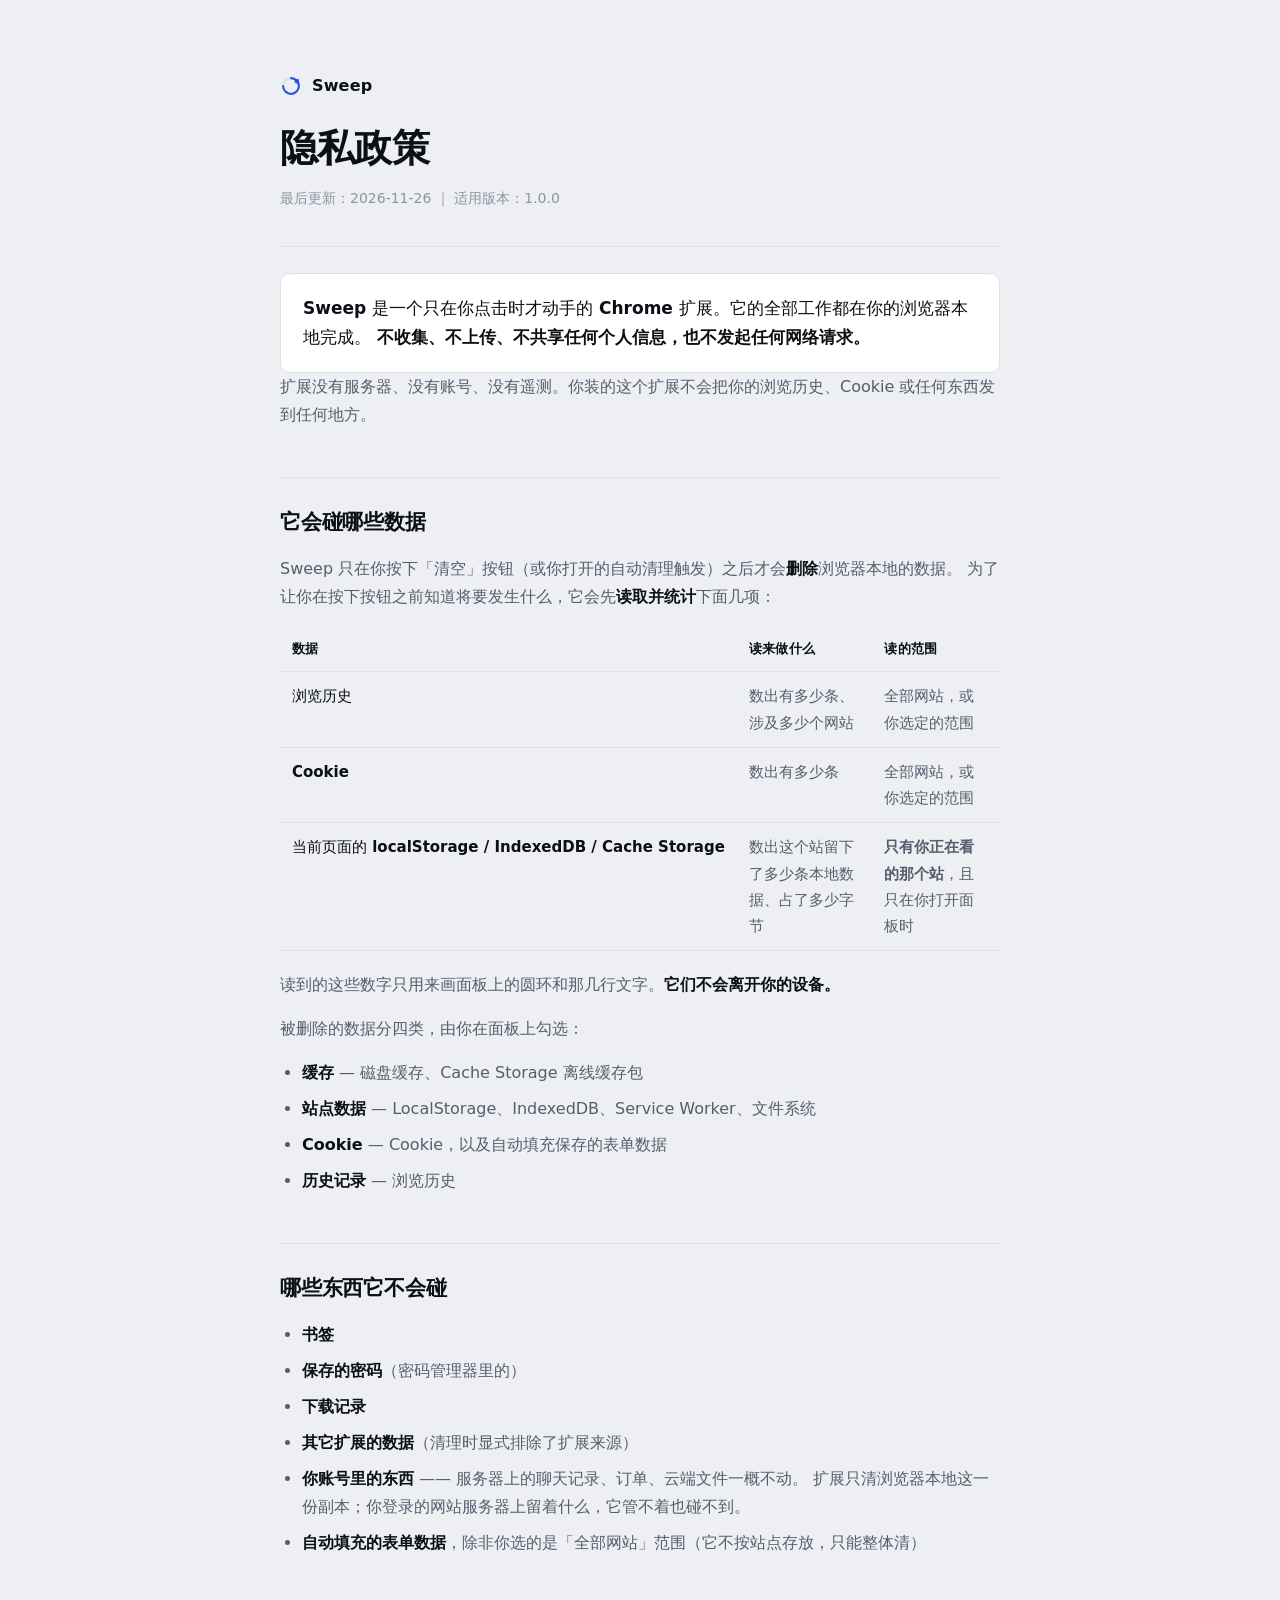
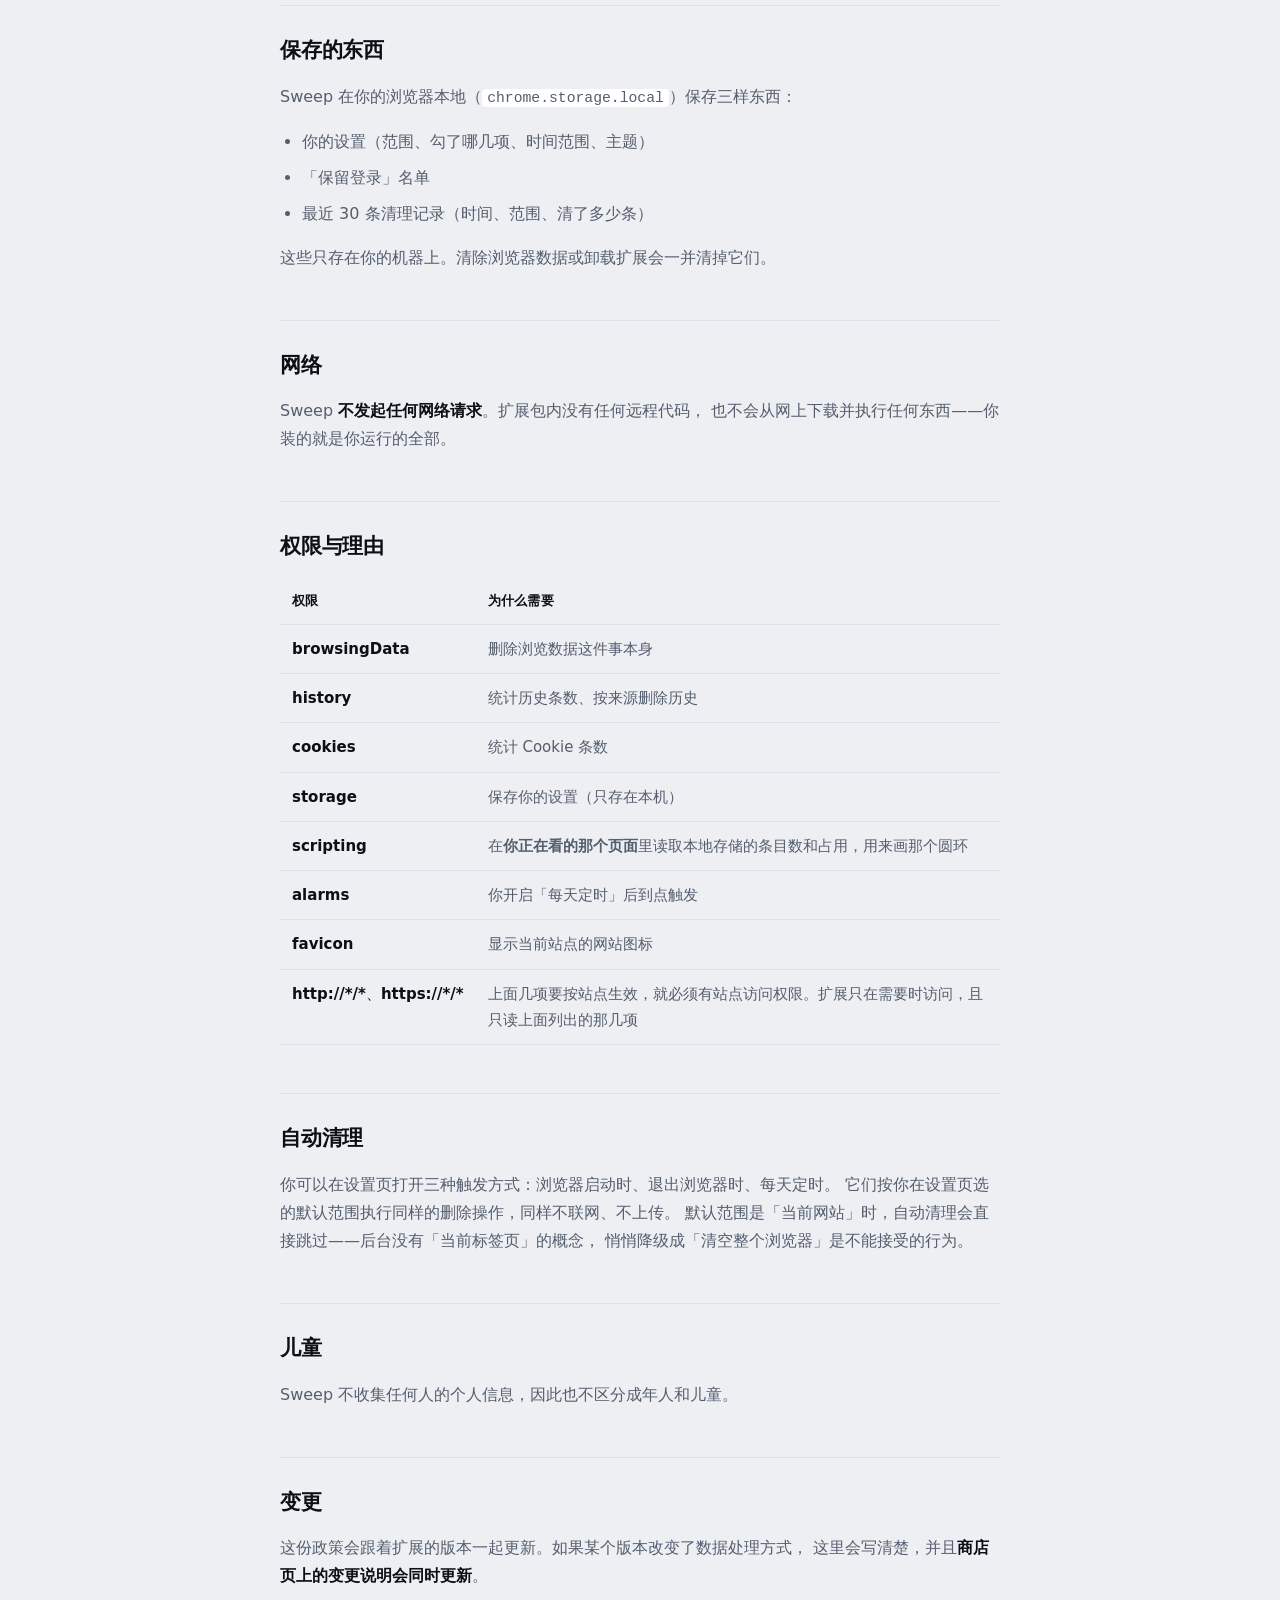
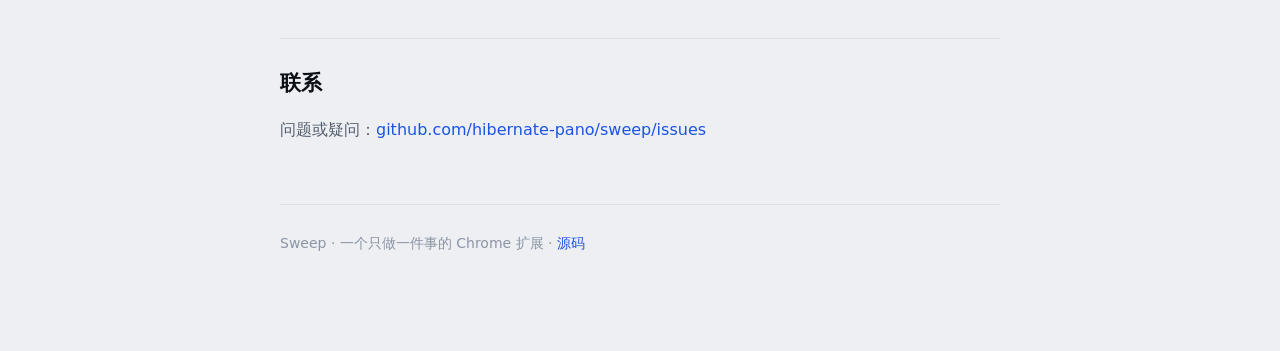
<file: docs/index.html>
<!doctype html>
<html lang="zh-CN">
  <head>
    <meta charset="utf-8" />
    <meta name="viewport" content="width=device-width, initial-scale=1" />
    <meta name="color-scheme" content="light dark" />
    <title>隐私政策 — Sweep</title>
    <meta
      name="description"
      content="Sweep 的隐私政策：不收集、不上传、不共享任何个人信息，不发起任何网络请求。"
    />
    <style>
      :root {
        --paper: #edeff3;
        --sheet: #ffffff;
        --rule: #dce1e8;
        --ink: #0b0f16;
        --ink-2: #545e6e;
        --ink-3: #8b95a4;
        --signal: #1b54e4;
      }
      @media (prefers-color-scheme: dark) {
        :root {
          --paper: #121419;
          --sheet: #1a1d23;
          --rule: #262a32;
          --ink: #edf0f5;
          --ink-2: #98a2b0;
          --ink-3: #6b7482;
          --signal: #6e9bff;
        }
      }
      * { box-sizing: border-box; }
      html { -webkit-text-size-adjust: 100%; }
      body {
        margin: 0;
        padding: 0 20px 96px;
        background: var(--paper);
        color: var(--ink);
        font-family: -apple-system, BlinkMacSystemFont, 'Segoe UI', 'PingFang SC', 'Hiragino Sans GB',
          'Microsoft YaHei', system-ui, sans-serif;
        font-size: 16px;
        line-height: 1.75;
        -webkit-font-smoothing: antialiased;
      }
      main { max-width: 720px; margin: 0 auto; }

      header { padding: 72px 0 36px; border-bottom: 1px solid var(--rule); }
      .brand { display: flex; align-items: center; gap: 10px; margin-bottom: 26px; }
      .mark { width: 22px; height: 22px; overflow: visible; }
      .mark-track { fill: none; stroke: var(--rule); stroke-width: 2.2; }
      .mark-arc { fill: none; stroke: var(--signal); stroke-width: 2.2; stroke-linecap: round; }
      .mark-block { fill: var(--signal); }
      .brand span { font-weight: 600; letter-spacing: 0.01em; }

      h1 { margin: 0; font-size: 38px; line-height: 1.2; font-weight: 660; letter-spacing: -0.02em; }
      .meta { margin: 14px 0 0; color: var(--ink-3); font-size: 14px; }

      h2 {
        margin: 48px 0 14px;
        padding-top: 26px;
        border-top: 1px solid var(--rule);
        font-size: 21px;
        font-weight: 620;
        letter-spacing: -0.01em;
      }
      h3 { margin: 30px 0 10px; font-size: 17px; font-weight: 600; }
      p { margin: 0 0 16px; color: var(--ink-2); }
      p strong { color: var(--ink); font-weight: 600; }
      ul { margin: 0 0 16px; padding-left: 22px; color: var(--ink-2); }
      li { margin-bottom: 8px; }
      li strong { color: var(--ink); font-weight: 600; }

      .lead {
        margin: 26px 0 0;
        padding: 20px 22px;
        border: 1px solid var(--rule);
        border-radius: 10px;
        background: var(--sheet);
        color: var(--ink);
        font-size: 17px;
        font-weight: 560;
        line-height: 1.7;
      }

      table { width: 100%; margin: 6px 0 20px; border-collapse: collapse; font-size: 15px; }
      th, td { padding: 11px 12px; border-bottom: 1px solid var(--rule); text-align: left; vertical-align: top; }
      th { color: var(--ink); font-weight: 600; font-size: 13px; letter-spacing: 0.02em; }
      td { color: var(--ink-2); }
      td:first-child { color: var(--ink); font-weight: 560; white-space: nowrap; }

      code {
        padding: 1px 5px;
        border-radius: 4px;
        background: var(--sheet);
        font-family: ui-monospace, SFMono-Regular, Menlo, monospace;
        font-size: 0.92em;
      }

      a { color: var(--signal); text-decoration: none; }
      a:hover { text-decoration: underline; }

      footer {
        margin-top: 60px;
        padding-top: 26px;
        border-top: 1px solid var(--rule);
        color: var(--ink-3);
        font-size: 14px;
      }
    </style>
  </head>
  <body>
    <main>
      <header>
        <div class="brand">
          <svg class="mark" viewBox="0 0 24 24" aria-hidden="true">
            <circle cx="12" cy="12" r="8.6" class="mark-track" />
            <path d="M12 3.4a8.6 8.6 0 1 1-8.6 8.6" class="mark-arc" />
            <rect x="16.1" y="4.3" width="4.6" height="4.6" rx="1.5" class="mark-block" />
          </svg>
          <span>Sweep</span>
        </div>
        <h1>隐私政策</h1>
        <p class="meta">最后更新：2026-11-26 ｜ 适用版本：1.0.0</p>
      </header>

      <p class="lead">
        Sweep 是一个只在你点击时才动手的 Chrome 扩展。它的全部工作都在你的浏览器本地完成。
        <strong>不收集、不上传、不共享任何个人信息，也不发起任何网络请求。</strong>
      </p>

      <p>
        扩展没有服务器、没有账号、没有遥测。你装的这个扩展不会把你的浏览历史、Cookie
        或任何东西发到任何地方。
      </p>

      <h2>它会碰哪些数据</h2>
      <p>
        Sweep 只在你按下「清空」按钮（或你打开的自动清理触发）之后才会<strong>删除</strong>浏览器本地的数据。
        为了让你在按下按钮之前知道将要发生什么，它会先<strong>读取并统计</strong>下面几项：
      </p>
      <table>
        <thead>
          <tr><th>数据</th><th>读来做什么</th><th>读的范围</th></tr>
        </thead>
        <tbody>
          <tr><td>浏览历史</td><td>数出有多少条、涉及多少个网站</td><td>全部网站，或你选定的范围</td></tr>
          <tr><td>Cookie</td><td>数出有多少条</td><td>全部网站，或你选定的范围</td></tr>
          <tr><td>当前页面的 localStorage / IndexedDB / Cache Storage</td><td>数出这个站留下了多少条本地数据、占了多少字节</td><td><strong>只有你正在看的那个站</strong>，且只在你打开面板时</td></tr>
        </tbody>
      </table>
      <p>
        读到的这些数字只用来画面板上的圆环和那几行文字。<strong>它们不会离开你的设备。</strong>
      </p>
      <p>被删除的数据分四类，由你在面板上勾选：</p>
      <ul>
        <li><strong>缓存</strong> — 磁盘缓存、Cache Storage 离线缓存包</li>
        <li><strong>站点数据</strong> — LocalStorage、IndexedDB、Service Worker、文件系统</li>
        <li><strong>Cookie</strong> — Cookie，以及自动填充保存的表单数据</li>
        <li><strong>历史记录</strong> — 浏览历史</li>
      </ul>

      <h2>哪些东西它不会碰</h2>
      <ul>
        <li><strong>书签</strong></li>
        <li><strong>保存的密码</strong>（密码管理器里的）</li>
        <li><strong>下载记录</strong></li>
        <li><strong>其它扩展的数据</strong>（清理时显式排除了扩展来源）</li>
        <li>
          <strong>你账号里的东西</strong> —— 服务器上的聊天记录、订单、云端文件一概不动。
          扩展只清浏览器本地这一份副本；你登录的网站服务器上留着什么，它管不着也碰不到。
        </li>
        <li><strong>自动填充的表单数据</strong>，除非你选的是「全部网站」范围（它不按站点存放，只能整体清）</li>
      </ul>

      <h2>保存的东西</h2>
      <p>Sweep 在你的浏览器本地（<code>chrome.storage.local</code>）保存三样东西：</p>
      <ul>
        <li>你的设置（范围、勾了哪几项、时间范围、主题）</li>
        <li>「保留登录」名单</li>
        <li>最近 30 条清理记录（时间、范围、清了多少条）</li>
      </ul>
      <p>这些只存在你的机器上。清除浏览器数据或卸载扩展会一并清掉它们。</p>

      <h2>网络</h2>
      <p>
        Sweep <strong>不发起任何网络请求</strong>。扩展包内没有任何远程代码，
        也不会从网上下载并执行任何东西——你装的就是你运行的全部。
      </p>

      <h2>权限与理由</h2>
      <table>
        <thead>
          <tr><th>权限</th><th>为什么需要</th></tr>
        </thead>
        <tbody>
          <tr><td>browsingData</td><td>删除浏览数据这件事本身</td></tr>
          <tr><td>history</td><td>统计历史条数、按来源删除历史</td></tr>
          <tr><td>cookies</td><td>统计 Cookie 条数</td></tr>
          <tr><td>storage</td><td>保存你的设置（只存在本机）</td></tr>
          <tr><td>scripting</td><td>在<strong>你正在看的那个页面</strong>里读取本地存储的条目数和占用，用来画那个圆环</td></tr>
          <tr><td>alarms</td><td>你开启「每天定时」后到点触发</td></tr>
          <tr><td>favicon</td><td>显示当前站点的网站图标</td></tr>
          <tr><td>http://*/*、https://*/*</td><td>上面几项要按站点生效，就必须有站点访问权限。扩展只在需要时访问，且只读上面列出的那几项</td></tr>
        </tbody>
      </table>

      <h2>自动清理</h2>
      <p>
        你可以在设置页打开三种触发方式：浏览器启动时、退出浏览器时、每天定时。
        它们按你在设置页选的默认范围执行同样的删除操作，同样不联网、不上传。
        默认范围是「当前网站」时，自动清理会直接跳过——后台没有「当前标签页」的概念，
        悄悄降级成「清空整个浏览器」是不能接受的行为。
      </p>

      <h2>儿童</h2>
      <p>Sweep 不收集任何人的个人信息，因此也不区分成年人和儿童。</p>

      <h2>变更</h2>
      <p>
        这份政策会跟着扩展的版本一起更新。如果某个版本改变了数据处理方式，
        这里会写清楚，并且<strong>商店页上的变更说明会同时更新</strong>。
      </p>

      <h2>联系</h2>
      <p>问题或疑问：<a href="https://github.com/hibernate-pano/sweep/issues">github.com/hibernate-pano/sweep/issues</a></p>

      <footer>
        Sweep · 一个只做一件事的 Chrome 扩展 ·
        <a href="https://github.com/hibernate-pano/sweep">源码</a>
      </footer>
    </main>
  </body>
</html>
</file>
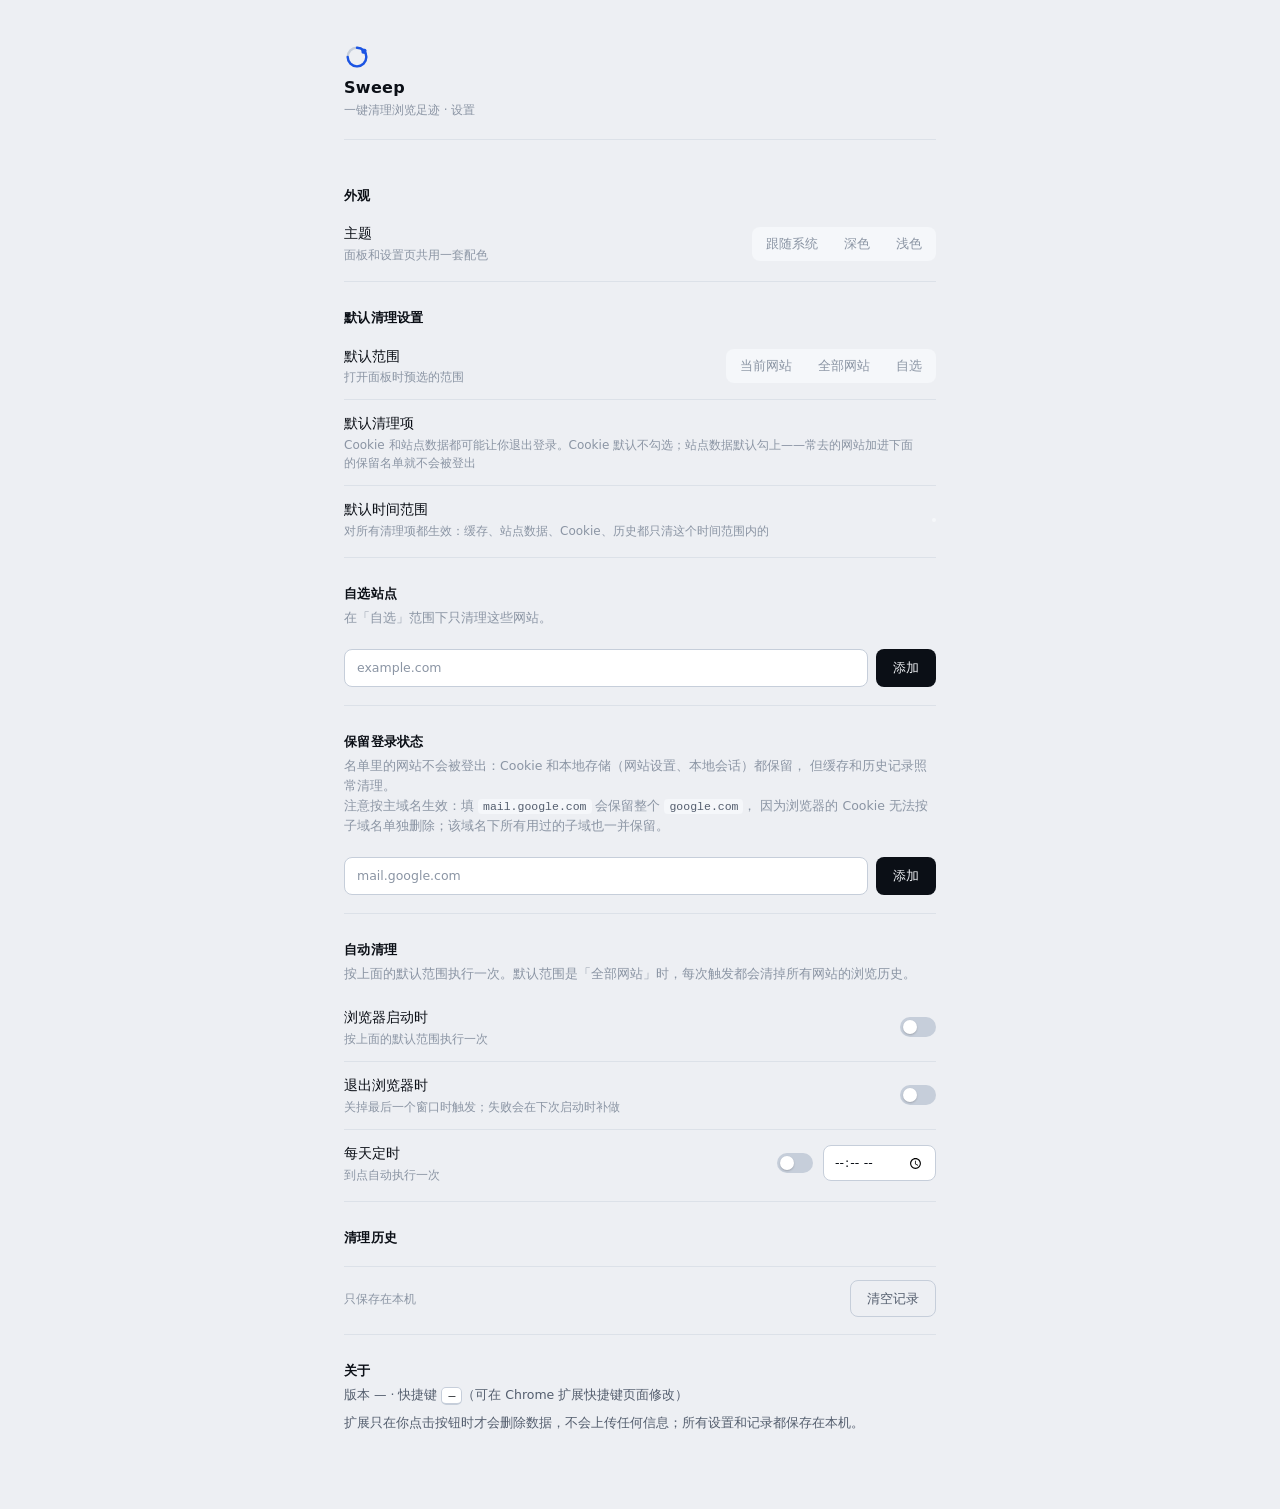
<file: options/options.html>
<!doctype html>
<html lang="zh-CN">
  <head>
    <meta charset="utf-8" />
    <meta name="color-scheme" content="dark light" />
    <title>Sweep · 设置</title>
    <link rel="stylesheet" href="options.css" />
  </head>
  <body>
    <div class="page">
      <header class="head">
        <div class="brand">
          <svg class="mark" viewBox="0 0 24 24" aria-hidden="true">
            <circle cx="12" cy="12" r="8.6" class="mark-track" />
            <path d="M12 3.4a8.6 8.6 0 1 1-8.6 8.6" class="mark-arc" />
            <rect x="16.1" y="4.3" width="4.6" height="4.6" rx="1.5" class="mark-block" />
          </svg>
          <div>
            <h1>Sweep</h1>
            <p class="sub">一键清理浏览足迹 · 设置</p>
          </div>
        </div>
      </header>

      <section class="card">
        <h2>外观</h2>
        <div class="row">
          <div class="row-label">
            主题
            <span class="hint">面板和设置页共用一套配色</span>
          </div>
          <div class="seg" id="theme-seg" role="radiogroup" aria-label="主题">
            <button type="button" data-theme="system" role="radio">跟随系统</button>
            <button type="button" data-theme="dark" role="radio">深色</button>
            <button type="button" data-theme="light" role="radio">浅色</button>
          </div>
        </div>
      </section>

      <section class="card">
        <h2>默认清理设置</h2>
        <div class="row">
          <div class="row-label">
            默认范围
            <span class="hint">打开面板时预选的范围</span>
          </div>
          <div class="seg" id="scope-seg" role="radiogroup" aria-label="默认范围">
            <button type="button" data-scope="current" role="radio">当前网站</button>
            <button type="button" data-scope="all" role="radio">全部网站</button>
            <button type="button" data-scope="custom" role="radio">自选</button>
          </div>
        </div>

        <div class="row">
          <div class="row-label">
            默认清理项
            <span class="hint">Cookie 和站点数据都可能让你退出登录。Cookie 默认不勾选；站点数据默认勾上——常去的网站加进下面的保留名单就不会被登出</span>
          </div>
          <div class="chips" id="item-chips" role="group" aria-label="默认清理项"></div>
        </div>

        <div class="row">
          <div class="row-label">
            默认时间范围
            <span class="hint">对所有清理项都生效：缓存、站点数据、Cookie、历史都只清这个时间范围内的</span>
          </div>
          <div class="seg" id="since-seg" role="radiogroup" aria-label="默认时间范围"></div>
        </div>
      </section>

      <section class="card">
        <h2>自选站点</h2>
        <p class="card-sub">在「自选」范围下只清理这些网站。</p>
        <div class="row" id="recent-row" hidden>
          <div class="row-label">
            最近访问
            <span class="hint">最近 7 天去过的站，点一下加进名单</span>
          </div>
          <div class="chips" id="recent-chips"></div>
        </div>
        <div class="tag-list" id="custom-list"></div>
        <form class="add-row" id="custom-form">
          <input type="text" id="custom-input" placeholder="example.com" autocomplete="off" />
          <button type="submit" class="btn">添加</button>
        </form>
      </section>

      <section class="card">
        <h2>保留登录状态</h2>
        <p class="card-sub">
          名单里的网站不会被登出：Cookie 和本地存储（网站设置、本地会话）都保留，
          但缓存和历史记录照常清理。<br />
          注意按主域名生效：填 <code>mail.google.com</code> 会保留整个 <code>google.com</code>，
          因为浏览器的 Cookie 无法按子域名单独删除；该域名下所有用过的子域也一并保留。
        </p>
        <div class="tag-list" id="keep-list"></div>
        <form class="add-row" id="keep-form">
          <input type="text" id="keep-input" placeholder="mail.google.com" autocomplete="off" />
          <button type="submit" class="btn">添加</button>
        </form>
      </section>

      <section class="card">
        <h2>自动清理</h2>
        <p class="card-sub" id="auto-hint">
          按上面的默认范围执行一次。默认范围是「全部网站」时，每次触发都会清掉所有网站的浏览历史。
        </p>
        <div class="row">
          <div class="row-label">
            浏览器启动时
            <span class="hint">按上面的默认范围执行一次</span>
          </div>
          <label class="switch">
            <input type="checkbox" id="auto-startup" />
            <span></span>
          </label>
        </div>
        <div class="row">
          <div class="row-label">
            退出浏览器时
            <span class="hint">关掉最后一个窗口时触发；失败会在下次启动时补做</span>
          </div>
          <label class="switch">
            <input type="checkbox" id="auto-exit" />
            <span></span>
          </label>
        </div>
        <div class="row">
          <div class="row-label">
            每天定时
            <span class="hint">到点自动执行一次</span>
          </div>
          <div class="switch-group">
            <label class="switch">
              <input type="checkbox" id="auto-daily" />
              <span></span>
            </label>
            <input type="time" id="auto-daily-time" class="time-input" />
          </div>
        </div>
      </section>

      <section class="card">
        <h2>清理历史</h2>
        <div class="history" id="history"></div>
        <div class="row">
          <div class="row-label"><span class="hint">只保存在本机</span></div>
          <button type="button" class="btn btn-ghost" id="clear-history">清空记录</button>
        </div>
      </section>

      <section class="card">
        <h2>关于</h2>
        <div class="about">
          <p>
            版本 <span id="version">—</span> · 快捷键
            <kbd id="shortcut">—</kbd>（可在 Chrome 扩展快捷键页面修改）
          </p>
          <p class="hint">
            扩展只在你点击按钮时才会删除数据，不会上传任何信息；所有设置和记录都保存在本机。
          </p>
        </div>
      </section>
    </div>

    <script type="module" src="options.js"></script>
  </body>
</html>
</file>
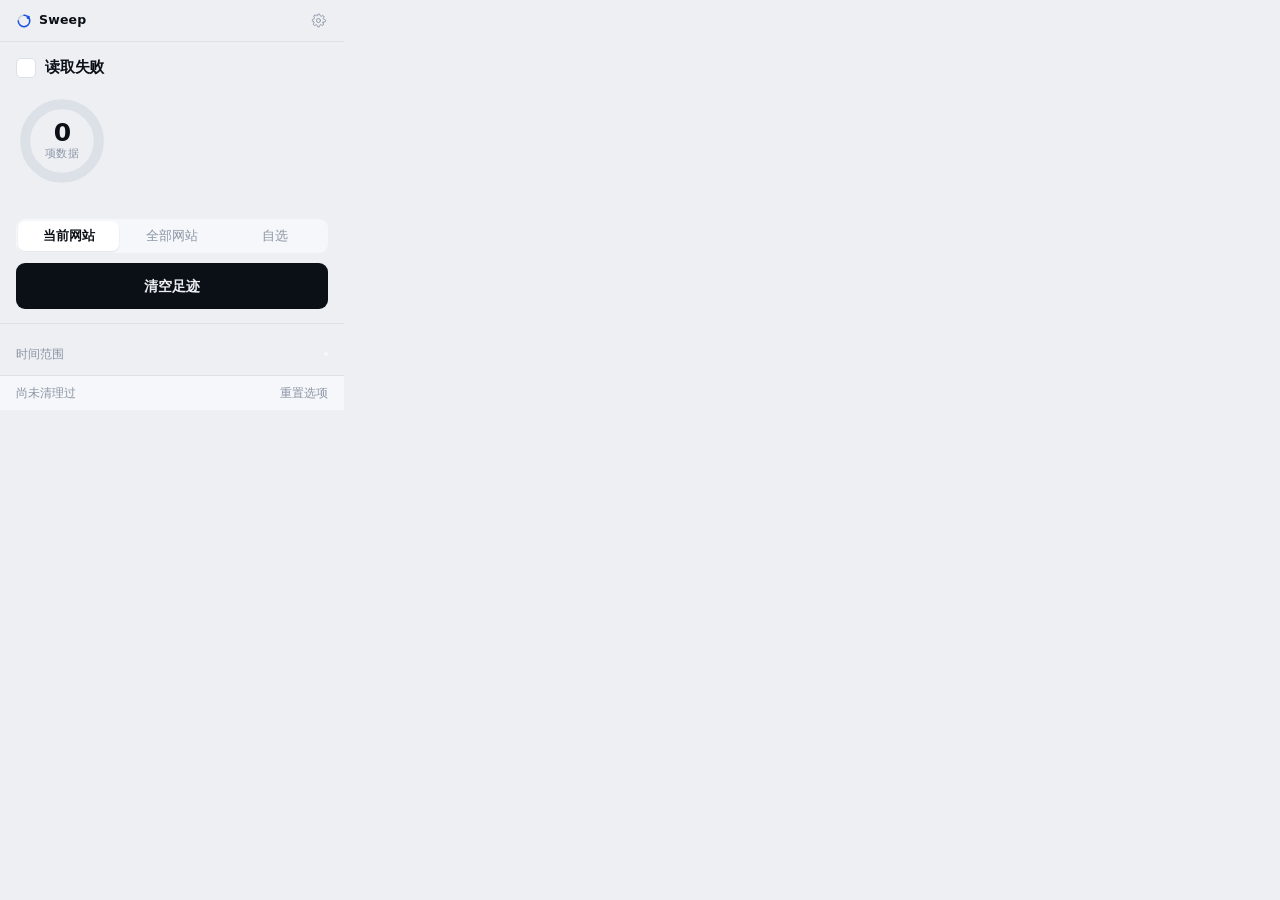
<file: src/popup.html>
<!doctype html>
<html lang="zh-CN">
  <head>
    <meta charset="utf-8" />
    <meta name="color-scheme" content="dark light" />
    <title>Sweep</title>
    <link rel="stylesheet" href="popup.css" />
  </head>
  <body>
    <div class="panel">
      <header class="bar">
        <div class="identity">
          <svg class="mark" viewBox="0 0 24 24" aria-hidden="true">
            <circle cx="12" cy="12" r="8.6" class="mark-track" />
            <path d="M12 3.4a8.6 8.6 0 1 1-8.6 8.6" class="mark-arc" />
            <rect x="16.1" y="4.3" width="4.6" height="4.6" rx="1.5" class="mark-block" />
          </svg>
          <span class="wordmark">Sweep</span>
        </div>
        <button id="btn-options" class="icon-btn" type="button" title="设置" aria-label="打开设置">
          <svg viewBox="0 0 24 24" aria-hidden="true">
            <circle cx="12" cy="12" r="3.2" />
            <path
              d="M19.1 14.6a1.6 1.6 0 0 0 .32 1.76l.06.06a1.95 1.95 0 1 1-2.76 2.76l-.06-.06a1.6 1.6 0 0 0-1.76-.32 1.6 1.6 0 0 0-.97 1.47v.17a1.95 1.95 0 1 1-3.9 0v-.09a1.6 1.6 0 0 0-1.05-1.47 1.6 1.6 0 0 0-1.76.32l-.06.06a1.95 1.95 0 1 1-2.76-2.76l.06-.06a1.6 1.6 0 0 0 .32-1.76 1.6 1.6 0 0 0-1.47-.97H3.9a1.95 1.95 0 1 1 0-3.9h.09A1.6 1.6 0 0 0 5.46 8.4a1.6 1.6 0 0 0-.32-1.76l-.06-.06a1.95 1.95 0 1 1 2.76-2.76l.06.06a1.6 1.6 0 0 0 1.76.32h.08a1.6 1.6 0 0 0 .97-1.47V3.6a1.95 1.95 0 1 1 3.9 0v.09a1.6 1.6 0 0 0 .97 1.47 1.6 1.6 0 0 0 1.76-.32l.06-.06a1.95 1.95 0 1 1 2.76 2.76l-.06.06a1.6 1.6 0 0 0-.32 1.76v.08a1.6 1.6 0 0 0 1.47.97h.17a1.95 1.95 0 1 1 0 3.9h-.09a1.6 1.6 0 0 0-1.47.97Z"
            />
          </svg>
        </button>
      </header>

      <main>
        <!-- 目标：这个网站留下了多少东西 -->
        <section class="subject">
          <div class="subject-line" id="subject-line">
            <span class="favicon" id="favicon">
              <img id="favicon-img" alt="" hidden />
              <span id="avatar"></span>
            </span>
            <span class="host" id="site-host">正在读取…</span>
            <span class="size" id="site-size"></span>
          </div>

          <div class="meter" id="meter">
            <div class="ring-wrap">
              <svg class="ring" viewBox="0 0 100 100" aria-hidden="true">
                <circle class="ring-track" cx="50" cy="50" r="40" />
                <g id="ring-segments"></g>
              </svg>
              <div class="ring-core" id="ring-core">
                <span class="core-value" id="core-value">0</span>
                <span class="core-label" id="core-label">项数据</span>
              </div>
            </div>
            <ul class="legend" id="legend"></ul>
          </div>

          <p class="subject-note" id="subject-note" hidden></p>
          <p class="sr-only" id="live-status" role="status" aria-live="polite"></p>
        </section>

        <!-- 动作 -->
        <section class="action">
          <div class="scope" id="scope" role="radiogroup" aria-label="清理范围">
            <button type="button" data-scope="current" role="radio" aria-checked="true">当前网站</button>
            <button type="button" data-scope="all" role="radio" aria-checked="false">全部网站</button>
            <button type="button" data-scope="custom" role="radio" aria-checked="false">自选</button>
          </div>
          <button class="cta" id="btn-clean" type="button">
            <span class="cta-fill" id="cta-fill"></span>
            <span class="cta-label" id="cta-label">清空足迹</span>
          </button>
        </section>

        <!-- 清理项 -->
        <section class="options">
          <div class="toggles" id="chips" role="group" aria-label="清理项目"></div>
          <p class="keep-note" id="keep-note" hidden></p>
          <div class="window" id="window" title="按时间过滤：缓存、站点数据、Cookie、历史都只清理这个时间范围内的。">
            <span class="window-label">时间范围</span>
            <div class="window-opts" id="range-opts" role="radiogroup" aria-label="时间范围"></div>
          </div>
          <div class="custom" id="custom-list" hidden></div>
        </section>
      </main>

      <footer class="foot">
        <span id="last-run">尚未清理过</span>
        <button class="link" id="btn-reset" type="button">重置选项</button>
      </footer>
    </div>

    <script type="module" src="popup.js"></script>
  </body>
</html>
</file>
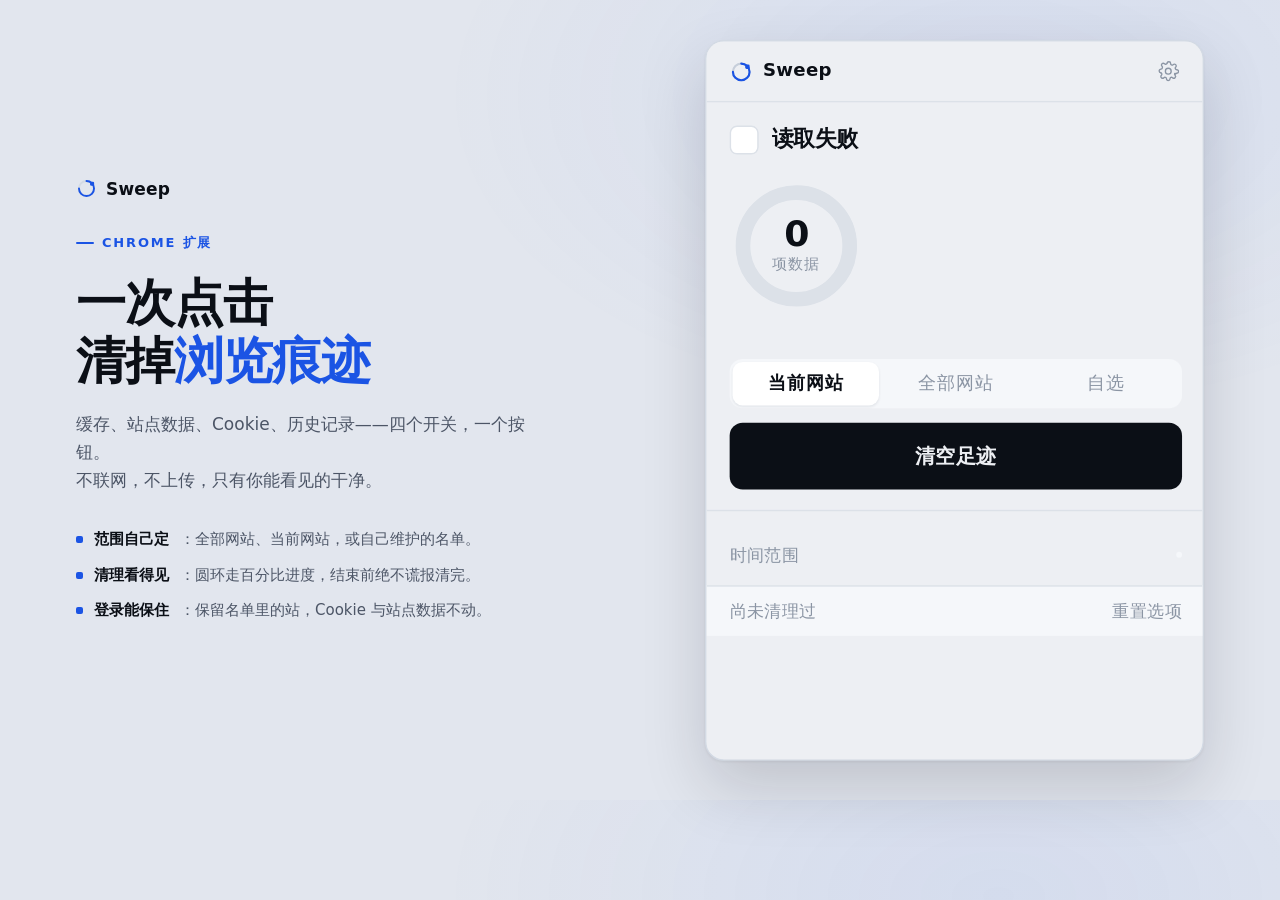
<file: store/shots/shot.html>
<!doctype html>
<html lang="zh-CN">
  <head>
    <meta charset="utf-8" />
    <title>商店截图</title>
    <style>
      :root {
        --paper: #edeff3;
        --page: #e2e6ee;
        --sheet: #ffffff;
        --rule: #d3dae4;
        --ink: #0b0f16;
        --ink-2: #4c5566;
        --ink-3: #838d9c;
        --signal: #1b54e4;
      }
      * { box-sizing: border-box; }
      :root { --frame-h: 497px; --scale: 1.45; }
      :root[data-dark='1'] {
        --page: #0e1014;
        --rule: #2a2f38;
        --ink: #edf0f5;
        --ink-2: #98a2b0;
        --ink-3: #6b7482;
        --signal: #6e9bff;
      }
      html, body { margin: 0; padding: 0; }
      body {
        width: 1280px;
        height: 800px;
        overflow: hidden;
        background:
          radial-gradient(900px 520px at 78% 12%, rgba(27, 84, 228, 0.07), transparent 62%),
          var(--page);
        color: var(--ink);
        font-family: -apple-system, BlinkMacSystemFont, 'Segoe UI', 'PingFang SC', 'Hiragino Sans GB',
          'Microsoft YaHei', system-ui, sans-serif;
        -webkit-font-smoothing: antialiased;
      }

      .stage {
        display: flex;
        align-items: center;
        gap: 78px;
        height: 800px;
        padding: 0 76px;
      }

      .copy { flex: 1; min-width: 0; }

      .brand { display: flex; align-items: center; gap: 9px; margin-bottom: 30px; }
      .brand svg { width: 21px; height: 21px; overflow: visible; }
      .mark-track { fill: none; stroke: var(--rule); stroke-width: 2.2; }
      .mark-arc { fill: none; stroke: var(--signal); stroke-width: 2.2; stroke-linecap: round; }
      .mark-block { fill: var(--signal); }
      .brand b { font-size: 17px; font-weight: 620; letter-spacing: 0.01em; }

      .eyebrow {
        display: inline-flex;
        align-items: center;
        gap: 8px;
        font-size: 13px;
        font-weight: 600;
        letter-spacing: 0.14em;
        color: var(--signal);
      }
      .eyebrow::before {
        content: '';
        width: 18px;
        height: 2px;
        border-radius: 1px;
        background: var(--signal);
      }

      h1 {
        margin: 22px 0 0;
        font-size: 50px;
        line-height: 1.16;
        font-weight: 660;
        letter-spacing: -0.02em;
      }
      h1 em {
        font-style: normal;
        color: var(--signal);
      }

      .lede {
        margin: 20px 0 0;
        max-width: 480px;
        font-size: 17px;
        line-height: 1.65;
        color: var(--ink-2);
      }

      ul.points {
        margin: 34px 0 0;
        padding: 0;
        list-style: none;
        display: grid;
        gap: 13px;
      }
      ul.points li {
        display: flex;
        align-items: flex-start;
        gap: 11px;
        font-size: 15px;
        line-height: 1.5;
        color: var(--ink-2);
      }
      ul.points li::before {
        content: '';
        flex: none;
        width: 7px;
        height: 7px;
        margin-top: 8px;
        border-radius: 2px;
        background: var(--signal);
      }
      ul.points b { color: var(--ink); font-weight: 600; }

      /* 弹窗本体：等比放大后放进一个卡片里 */
      .shot { flex: none; }
      .shot-inner {
        width: calc(344px * var(--scale));
        height: calc(var(--frame-h) * var(--scale));
      }
      .frame {
        width: 344px;
        height: var(--frame-h);
        overflow: hidden;
        border-radius: 13px;
        border: 1px solid var(--rule);
        background: var(--paper);
        box-shadow:
          0 1px 2px rgba(11, 15, 22, 0.06),
          0 18px 44px rgba(11, 15, 22, 0.16);
        transform: scale(var(--scale));
        transform-origin: top left;
      }
      .frame iframe {
        width: 344px;
        height: var(--frame-h);
        border: 0;
        display: block;
      }
    </style>
    <script>
      // 必须在 iframe 加载前写好状态：预览用的假 chrome API 从 sessionStorage 读设置。
      (() => {
        const q = new URLSearchParams(location.search);
        const theme = q.get('theme') || 'light';
        const scope = q.get('scope') || 'all';
        const KEY = '__preview_storage__';
        let cur = {};
        try { cur = JSON.parse(sessionStorage.getItem(KEY) || '{}'); } catch { cur = {}; }
        cur.settings = {
          theme,
          scope,
          items: { cache: true, siteData: true, cookies: false, history: true },
          since: 'all',
          customOrigins: ['https://news.ycombinator.com'],
          keepLogin: ['mail.google.com'],
          auto: { onStartup: false, onExit: false, daily: false, dailyTime: '23:30' },
        };
        cur.cleanHistory = [
          { ts: Date.now() - 3600_000, scope: 'current', freed: 4_812_000, historyRemoved: 12 },
          { ts: Date.now() - 86_400_000, scope: 'all', freed: null, historyRemoved: 1843 },
        ];
        try { sessionStorage.setItem(KEY, JSON.stringify(cur)); } catch {}
      })();
    </script>
  </head>
  <body>
    <div class="stage">
      <div class="copy" data-variant="all">
        <div class="brand">
          <svg viewBox="0 0 24 24" aria-hidden="true">
            <circle cx="12" cy="12" r="8.6" class="mark-track" />
            <path d="M12 3.4a8.6 8.6 0 1 1-8.6 8.6" class="mark-arc" />
            <rect x="16.1" y="4.3" width="4.6" height="4.6" rx="1.5" class="mark-block" />
          </svg>
          <b>Sweep</b>
        </div>
        <span class="eyebrow">CHROME 扩展</span>
        <h1>一次点击<br />清掉<em>浏览痕迹</em></h1>
        <p class="lede">
          缓存、站点数据、Cookie、历史记录——四个开关，一个按钮。<br />
          不联网，不上传，只有你能看见的干净。
        </p>
        <ul class="points">
          <li><b>范围自己定</b>：全部网站、当前网站，或自己维护的名单。</li>
          <li><b>清理看得见</b>：圆环走百分比进度，结束前绝不谎报清完。</li>
          <li><b>登录能保住</b>：保留名单里的站，Cookie 与站点数据不动。</li>
        </ul>
      </div>
      <div class="copy" data-variant="current" hidden>
        <div class="brand">
          <svg viewBox="0 0 24 24" aria-hidden="true">
            <circle cx="12" cy="12" r="8.6" class="mark-track" />
            <path d="M12 3.4a8.6 8.6 0 1 1-8.6 8.6" class="mark-arc" />
            <rect x="16.1" y="4.3" width="4.6" height="4.6" rx="1.5" class="mark-block" />
          </svg>
          <b>Sweep</b>
        </div>
        <span class="eyebrow">当前网站</span>
        <h1>这个站<br />留下了<em>什么</em></h1>
        <p class="lede">
          打开面板就能看到：这个站存了多少条本地数据、<br />
          占了几 MB，分别在哪些地方。
        </p>
        <ul class="points">
          <li><b>本地存储</b>——偏好设置、草稿，还有很多站的登录令牌。</li>
          <li><b>数据库</b>——离线内容、消息缓存，体积最大的一块。</li>
          <li><b>离线缓存</b>——Service Worker 存下来的离线包。</li>
        </ul>
      </div>
      <div class="shot">
        <div class="shot-inner">
          <div class="frame"><iframe src="/src/popup.html?tab=https://github.com/anthropics/claude-code" title="Sweep" scrolling="no"></iframe></div>
        </div>
      </div>
    </div>
    <script>
      // 文案跟着场景换：两个场景讲两件事。
      // 这段必须等 DOM 建好——head 里的脚本这时还找不到 .copy。
      (() => {
        const params = new URLSearchParams(location.search);
        if (params.get('theme') === 'dark') document.documentElement.dataset.dark = '1';
        const variant = params.get('copy') || 'all';
        document.querySelectorAll('.copy').forEach((el) => {
          el.hidden = el.dataset.variant !== variant;
        });
        // 面板高度随范围变（「当前网站」多一行站点信息）。
        // 照着实际高度定画布，两种场景的卡片一样高，截图摆在一起才齐。
        const root = document.documentElement.style;
        if (variant === 'current') {
          root.setProperty('--frame-h', '534px');
          root.setProperty('--scale', '1.35');
        } else {
          root.setProperty('--frame-h', '497px');
          root.setProperty('--scale', '1.45');
        }
      })();
    </script>
  </body>
</html>
</file>
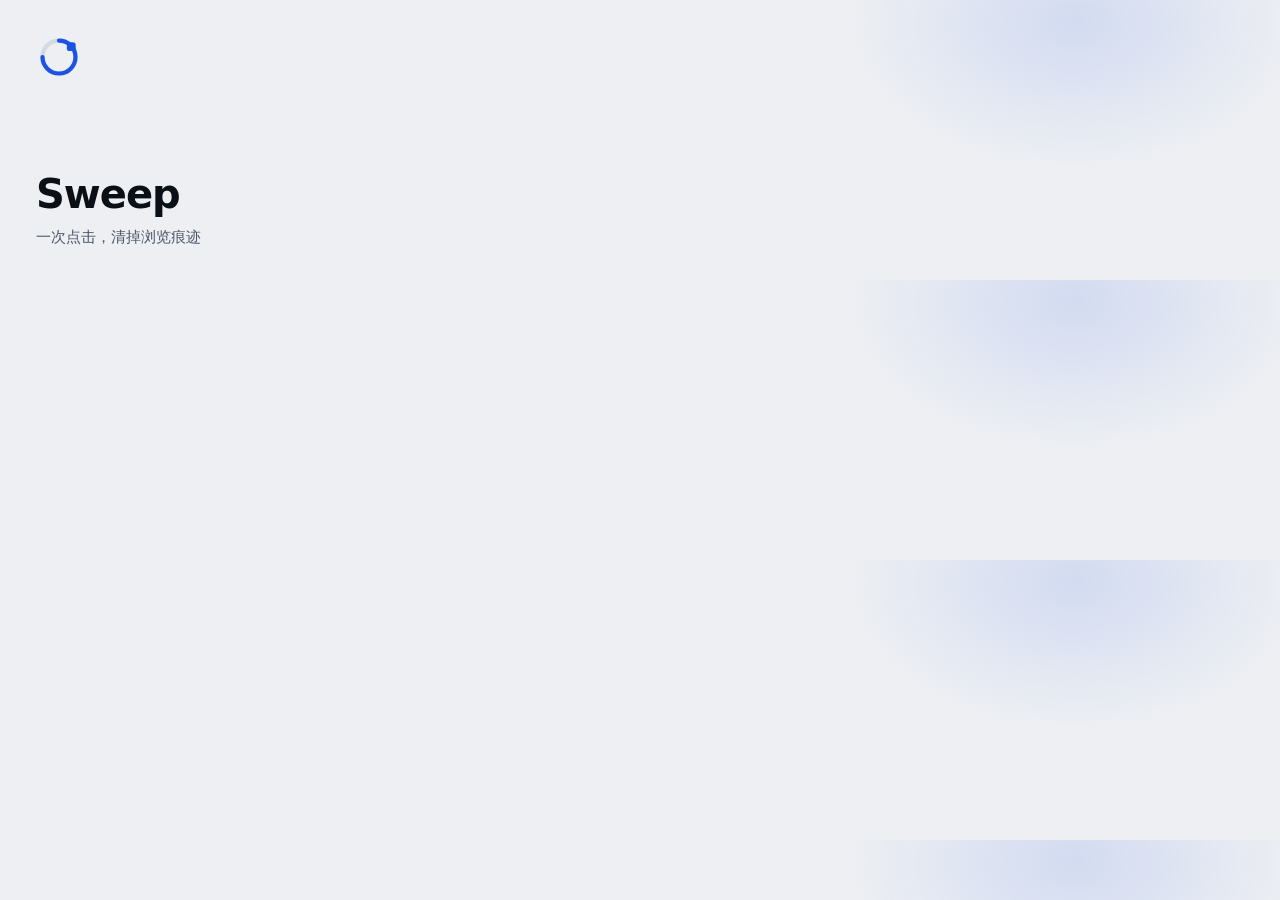
<file: store/shots/tile.html>
<!doctype html>
<html lang="zh-CN">
  <head>
    <meta charset="utf-8" />
    <title>商店小宣传图</title>
    <style>
      :root {
        --paper: #edeff3;
        --rule: #d3dae4;
        --ink: #0b0f16;
        --ink-2: #4c5566;
        --signal: #1b54e4;
      }
      :root[data-dark='1'] {
        --paper: #0e1014;
        --rule: #2a2f38;
        --ink: #edf0f5;
        --ink-2: #98a2b0;
        --signal: #6e9bff;
      }
      * { box-sizing: border-box; }
      html, body { margin: 0; padding: 0; }
      body {
        width: 440px;
        height: 280px;
        overflow: hidden;
        background:
          radial-gradient(340px 220px at 84% 8%, rgba(27, 84, 228, 0.13), transparent 66%),
          var(--paper);
        color: var(--ink);
        font-family: -apple-system, BlinkMacSystemFont, 'Segoe UI', 'PingFang SC', 'Hiragino Sans GB',
          'Microsoft YaHei', system-ui, sans-serif;
        -webkit-font-smoothing: antialiased;
      }
      .tile {
        display: flex;
        flex-direction: column;
        justify-content: space-between;
        height: 100%;
        padding: 34px 36px 32px;
      }
      .mark { width: 46px; height: 46px; overflow: visible; }
      .mark-track { fill: none; stroke: var(--rule); stroke-width: 2.2; }
      .mark-arc { fill: none; stroke: var(--signal); stroke-width: 2.2; stroke-linecap: round; }
      .mark-block { fill: var(--signal); }
      h1 {
        margin: 0;
        font-size: 40px;
        line-height: 1.1;
        font-weight: 660;
        letter-spacing: -0.025em;
      }
      p {
        margin: 10px 0 0;
        font-size: 15px;
        line-height: 1.5;
        color: var(--ink-2);
      }
    </style>
    <script>
      (() => {
        if (new URLSearchParams(location.search).get('theme') === 'dark') {
          document.documentElement.dataset.dark = '1';
        }
      })();
    </script>
  </head>
  <body>
    <div class="tile">
      <svg class="mark" viewBox="0 0 24 24" aria-hidden="true">
        <circle cx="12" cy="12" r="8.6" class="mark-track" />
        <path d="M12 3.4a8.6 8.6 0 1 1-8.6 8.6" class="mark-arc" />
        <rect x="16.1" y="4.3" width="4.6" height="4.6" rx="1.5" class="mark-block" />
      </svg>
      <div>
        <h1>Sweep</h1>
        <p>一次点击，清掉浏览痕迹</p>
      </div>
    </div>
  </body>
</html>
</file>
<file: options/options.css>
:root {
  color-scheme: light;

  --paper: #edeff3;
  --sheet: #ffffff;
  --sheet-2: #f5f7fa;
  --rule: #dce1e8;
  --rule-2: #c6ceda;

  --ink: #0b0f16;
  --ink-2: #545e6e;
  --ink-3: #8b95a4;

  --signal: #1b54e4;
  --signal-soft: rgba(27, 84, 228, 0.09);
  --danger: #c62f2f;

  --ease: cubic-bezier(0.32, 0.72, 0.28, 1);
}

:root[data-theme='dark'] {
  color-scheme: dark;

  --paper: #121419;
  --sheet: #1a1d23;
  --sheet-2: #21252c;
  --rule: #262a32;
  --rule-2: #343a44;

  --ink: #edf0f5;
  --ink-2: #98a2b0;
  --ink-3: #6b7482;

  --signal: #6e9bff;
  --signal-soft: rgba(110, 155, 255, 0.14);
  --danger: #ff6b6b;
}

* {
  box-sizing: border-box;
}

[hidden] {
  display: none !important;
}

html,
body {
  margin: 0;
  padding: 0;
}

body {
  min-height: 100vh;
  background: var(--paper);
  color: var(--ink);
  font-family: -apple-system, BlinkMacSystemFont, 'Segoe UI', 'PingFang SC', 'Hiragino Sans GB',
    'Microsoft YaHei', system-ui, sans-serif;
  font-size: 13.5px;
  line-height: 1.55;
  -webkit-font-smoothing: antialiased;
}

.page {
  max-width: 640px;
  margin: 0 auto;
  padding: 44px 24px 72px;
}

.head {
  display: flex;
  align-items: center;
  gap: 11px;
  padding-bottom: 20px;
  margin-bottom: 20px;
  border-bottom: 1px solid var(--rule);
}

.mark {
  width: 26px;
  height: 26px;
  overflow: visible;
}

.mark-track {
  fill: none;
  stroke: var(--rule-2);
  stroke-width: 2.2;
}

.mark-arc {
  fill: none;
  stroke: var(--signal);
  stroke-width: 2.2;
  stroke-linecap: round;
}

.mark-block {
  fill: var(--signal);
}

h1 {
  margin: 0;
  font-size: 16px;
  font-weight: 640;
  letter-spacing: 0.02em;
}

.head .sub {
  margin: 0;
  font-size: 12px;
  color: var(--ink-3);
}

.card {
  padding: 4px 0;
  border-bottom: 1px solid var(--rule);
}

.card:last-of-type {
  border-bottom: 0;
}

.card h2 {
  margin: 22px 0 4px;
  font-size: 13px;
  font-weight: 640;
  letter-spacing: 0.02em;
  color: var(--ink);
}

.card-sub {
  margin: 0 0 10px;
  font-size: 12.5px;
  line-height: 1.6;
  color: var(--ink-3);
}

.row {
  display: flex;
  align-items: center;
  gap: 20px;
  padding: 13px 0;
  border-top: 1px solid var(--rule);
}

.row:first-of-type {
  border-top: 0;
}

.card h2 + .row {
  border-top: 0;
}

.row-label {
  flex: 1;
  min-width: 0;
  font-weight: 560;
}

.hint {
  display: block;
  margin-top: 2px;
  font-size: 12px;
  font-weight: 400;
  line-height: 1.5;
  color: var(--ink-3);
}

code {
  padding: 1px 5px;
  border-radius: 4px;
  background: var(--sheet-2);
  font-family: ui-monospace, SFMono-Regular, Menlo, monospace;
  font-size: 11.5px;
  color: var(--ink-2);
}

.seg {
  display: flex;
  gap: 2px;
  padding: 2px;
  border-radius: 8px;
  background: var(--sheet-2);
}

.seg button {
  padding: 5px 12px;
  border: 0;
  border-radius: 6px;
  background: transparent;
  color: var(--ink-3);
  font: inherit;
  font-size: 12.5px;
  font-weight: 540;
  cursor: pointer;
  transition: background 0.14s var(--ease), color 0.14s var(--ease);
}

.seg button:hover {
  color: var(--ink-2);
}

.seg button[aria-checked='true'] {
  background: var(--sheet);
  color: var(--ink);
  font-weight: 600;
  box-shadow: 0 1px 2px rgba(16, 24, 40, 0.09);
}

:root[data-theme='dark'] .seg button[aria-checked='true'] {
  background: var(--sheet-2);
  box-shadow: inset 0 0 0 1px var(--rule-2);
}

.chips {
  display: flex;
  flex-wrap: wrap;
  gap: 6px;
  justify-content: flex-end;
}

.chip {
  display: inline-flex;
  align-items: center;
  gap: 6px;
  padding: 5px 11px 5px 9px;
  border: 1px solid var(--rule);
  border-radius: 999px;
  background: transparent;
  color: var(--ink-3);
  font: inherit;
  font-size: 12px;
  font-weight: 540;
  cursor: pointer;
  transition: border-color 0.14s var(--ease), color 0.14s var(--ease), background 0.14s var(--ease);
}

.chip::before {
  content: '';
  width: 7px;
  height: 7px;
  border-radius: 50%;
  background: transparent;
  box-shadow: inset 0 0 0 1.4px var(--rule-2);
  transition: background 0.14s var(--ease), box-shadow 0.14s var(--ease);
}

.chip:hover {
  color: var(--ink-2);
  border-color: var(--rule-2);
}

.chip[aria-pressed='true'] {
  border-color: color-mix(in srgb, var(--signal) 38%, transparent);
  background: var(--signal-soft);
  color: var(--signal);
}

.chip[aria-pressed='true']::before {
  background: var(--signal);
  box-shadow: none;
}

.tag-list {
  display: flex;
  flex-wrap: wrap;
  gap: 6px;
  margin-bottom: 11px;
}

.tag {
  display: inline-flex;
  align-items: center;
  gap: 5px;
  padding: 3px 4px 3px 10px;
  border: 1px solid var(--rule);
  border-radius: 999px;
  background: var(--sheet);
  font-size: 12px;
  color: var(--ink-2);
}

.tag button {
  display: grid;
  place-items: center;
  width: 16px;
  height: 16px;
  padding: 0;
  border: 0;
  border-radius: 50%;
  background: transparent;
  color: var(--ink-3);
  font-size: 13px;
  line-height: 1;
  cursor: pointer;
  transition: background 0.14s var(--ease), color 0.14s var(--ease);
}

.tag button:hover {
  background: var(--danger);
  color: #fff;
}

.add-row {
  display: flex;
  gap: 8px;
  margin-bottom: 14px;
}

.add-row input {
  flex: 1;
  padding: 8px 12px;
  border: 1px solid var(--rule-2);
  border-radius: 8px;
  background: var(--sheet);
  color: var(--ink);
  font: inherit;
  font-size: 12.5px;
  transition: border-color 0.14s var(--ease), box-shadow 0.14s var(--ease);
}

.add-row input::placeholder {
  color: var(--ink-3);
}

.add-row input:focus {
  outline: none;
  border-color: var(--signal);
  box-shadow: 0 0 0 3px var(--signal-soft);
}

.btn {
  padding: 8px 16px;
  border: 1px solid transparent;
  border-radius: 8px;
  background: var(--ink);
  color: var(--paper);
  font: inherit;
  font-size: 12.5px;
  font-weight: 580;
  cursor: pointer;
  transition: opacity 0.14s var(--ease);
}

:root[data-theme='dark'] .btn {
  background: var(--signal);
  color: #080b11;
}

.btn:hover {
  opacity: 0.88;
}

.btn-ghost {
  border-color: var(--rule-2);
  background: transparent;
  color: var(--ink-2);
}

.btn-ghost:hover {
  background: var(--sheet-2);
  color: var(--ink);
  opacity: 1;
}

.switch-group {
  display: flex;
  align-items: center;
  gap: 10px;
}

.switch {
  position: relative;
  display: inline-flex;
  flex: none;
  cursor: pointer;
}

.switch input {
  position: absolute;
  opacity: 0;
  width: 100%;
  height: 100%;
  margin: 0;
  cursor: pointer;
}

.switch span {
  display: block;
  width: 36px;
  height: 20px;
  border-radius: 999px;
  background: var(--rule-2);
  transition: background 0.18s var(--ease);
}

.switch span::after {
  content: '';
  position: absolute;
  top: 3px;
  left: 3px;
  width: 14px;
  height: 14px;
  border-radius: 50%;
  background: #fff;
  box-shadow: 0 1px 2px rgba(0, 0, 0, 0.2);
  transition: transform 0.18s var(--ease);
}

.switch input:checked + span {
  background: var(--signal);
}

.switch input:checked + span::after {
  transform: translateX(16px);
}

.switch input:focus-visible + span {
  box-shadow: 0 0 0 3px var(--signal-soft);
}

.time-input {
  padding: 6px 10px;
  border: 1px solid var(--rule-2);
  border-radius: 8px;
  background: var(--sheet);
  color: var(--ink);
  font: inherit;
  font-size: 12.5px;
  font-variant-numeric: tabular-nums;
}

.time-input:disabled {
  opacity: 0.45;
}

.history {
  display: grid;
  gap: 0;
  margin-bottom: 14px;
}

.history-row {
  display: flex;
  align-items: center;
  gap: 12px;
  padding: 9px 0;
  border-top: 1px solid var(--rule);
  font-size: 12.5px;
}

.history-row:first-child {
  border-top: 0;
}

.history-row .h-when {
  flex: 1;
  color: var(--ink-2);
}

.history-row .h-meta {
  color: var(--ink-3);
  font-variant-numeric: tabular-nums;
}

.empty {
  padding: 16px;
  border: 1px dashed var(--rule-2);
  border-radius: 8px;
  text-align: center;
  color: var(--ink-3);
  font-size: 12px;
}

.about p {
  margin: 0 0 7px;
  font-size: 12.5px;
  line-height: 1.65;
  color: var(--ink-2);
}

.about p:last-child {
  margin-bottom: 0;
}

kbd {
  padding: 1px 6px;
  border: 1px solid var(--rule-2);
  border-bottom-width: 2px;
  border-radius: 5px;
  background: var(--sheet);
  font-family: ui-monospace, SFMono-Regular, Menlo, monospace;
  font-size: 11.5px;
  color: var(--ink);
}

@media (max-width: 560px) {
  .row {
    flex-direction: column;
    align-items: flex-start;
    gap: 10px;
  }
  .chips,
  .seg {
    justify-content: flex-start;
  }
}

@media (prefers-reduced-motion: reduce) {
  * {
    transition-duration: 0.01ms !important;
  }
}
</file>
<file: src/popup.css>
/* ============================================================
   清足迹 · popup
   冷纸 + 墨 + 一枚钴蓝信号
   —— 墨色留给动作，信号色留给数据与选中态
   ============================================================ */

:root {
  color-scheme: light;

  --paper: #edeff3;
  --sheet: #ffffff;
  --sheet-2: #f5f7fa;
  --rule: #dce1e8;
  --rule-2: #c6ceda;

  --ink: #0b0f16;
  --ink-2: #545e6e;
  --ink-3: #8b95a4;

  --signal: #1b54e4;
  --signal-2: #1240be;
  --signal-soft: rgba(27, 84, 228, 0.09);

  /* 数据序列：同一色相，三个明度阶 */
  --s1: #1b54e4;
  --s2: #6e93ec;
  --s3: #bacaf1;

  --danger: #c62f2f;

  --ease: cubic-bezier(0.32, 0.72, 0.28, 1);
}

:root[data-theme='dark'] {
  color-scheme: dark;

  --paper: #121419;
  --sheet: #1a1d23;
  --sheet-2: #21252c;
  --rule: #262a32;
  --rule-2: #343a44;

  --ink: #edf0f5;
  --ink-2: #98a2b0;
  --ink-3: #6b7482;

  --signal: #6e9bff;
  --signal-2: #8db2ff;
  --signal-soft: rgba(110, 155, 255, 0.14);

  --s1: #6e9bff;
  --s2: #3b62b8;
  --s3: #2a3a5c;

  --danger: #ff6b6b;
}

* {
  box-sizing: border-box;
}

/* display:flex 会覆盖 hidden 属性，必须显式压掉 */
[hidden] {
  display: none !important;
}

html,
body {
  margin: 0;
  padding: 0;
}

body {
  width: 344px;
  background: var(--paper);
  color: var(--ink);
  font-family: -apple-system, BlinkMacSystemFont, 'Segoe UI', 'PingFang SC', 'Hiragino Sans GB',
    'Microsoft YaHei', system-ui, sans-serif;
  font-size: 13px;
  line-height: 1.45;
  -webkit-font-smoothing: antialiased;
}

.panel {
  display: flex;
  flex-direction: column;
  min-height: 100%;
}

/* ---------- 顶栏 ---------- */

.bar {
  display: flex;
  align-items: center;
  justify-content: space-between;
  height: 42px;
  padding: 0 14px 0 16px;
  border-bottom: 1px solid var(--rule);
}

.identity {
  display: flex;
  align-items: center;
  gap: 7px;
}

.mark {
  width: 16px;
  height: 16px;
  overflow: visible;
}

.mark-track {
  fill: none;
  stroke: var(--rule-2);
  stroke-width: 2.2;
}

.mark-arc {
  fill: none;
  stroke: var(--signal);
  stroke-width: 2.2;
  stroke-linecap: round;
}

.mark-block {
  fill: var(--signal);
}

.wordmark {
  font-size: 12.5px;
  font-weight: 620;
  letter-spacing: 0.015em;
}

.icon-btn {
  display: grid;
  place-items: center;
  width: 24px;
  height: 24px;
  padding: 0;
  border: 0;
  border-radius: 6px;
  background: transparent;
  color: var(--ink-3);
  cursor: pointer;
  transition: background 0.14s var(--ease), color 0.14s var(--ease);
}

.icon-btn:hover {
  background: var(--sheet-2);
  color: var(--ink-2);
}

.icon-btn svg {
  width: 15px;
  height: 15px;
  fill: none;
  stroke: currentColor;
  stroke-width: 1.5;
  stroke-linecap: round;
  stroke-linejoin: round;
}

/* ---------- 目标 ---------- */

.subject {
  padding: 15px 16px 16px;
}

.subject-line {
  display: flex;
  align-items: center;
  gap: 9px;
  margin-bottom: 16px;
}

.favicon {
  display: grid;
  place-items: center;
  flex: none;
  width: 20px;
  height: 20px;
  border: 1px solid var(--rule);
  border-radius: 5px;
  overflow: hidden;
  background: var(--sheet);
  color: var(--ink-2);
  font-size: 11px;
  font-weight: 700;
  line-height: 1;
  text-transform: uppercase;
}

.favicon img {
  width: 100%;
  height: 100%;
  object-fit: contain;
}

.host {
  flex: 1;
  min-width: 0;
  font-size: 15px;
  font-weight: 640;
  letter-spacing: -0.012em;
  white-space: nowrap;
  overflow: hidden;
  text-overflow: ellipsis;
}

.size {
  flex: none;
  font-size: 12.5px;
  font-weight: 560;
  color: var(--ink-2);
  font-variant-numeric: tabular-nums;
}

/* ---------- 环形足迹计 ---------- */

.meter {
  display: flex;
  align-items: center;
  gap: 16px;
}

.ring-wrap {
  position: relative;
  flex: none;
  width: 92px;
  height: 92px;
}

.ring {
  width: 100%;
  height: 100%;
  transform: rotate(-90deg);
}

.ring-track {
  fill: none;
  stroke: var(--rule);
  stroke-width: 11;
}

.ring-seg {
  fill: none;
  stroke-width: 11;
  stroke-linecap: butt;
  transition: stroke-dasharray 0.5s var(--ease), opacity 0.3s var(--ease);
}

.ring-core {
  position: absolute;
  inset: 0;
  display: flex;
  flex-direction: column;
  align-items: center;
  justify-content: center;
  gap: 1px;
}

.core-value {
  font-size: 25px;
  font-weight: 600;
  letter-spacing: -0.03em;
  line-height: 1;
  font-variant-numeric: tabular-nums;
}

.core-label {
  font-size: 10.5px;
  color: var(--ink-3);
  letter-spacing: 0.02em;
}

.ring-core.is-empty .core-value {
  font-size: 17px;
  font-weight: 620;
  letter-spacing: 0;
}

.legend {
  flex: 1;
  min-width: 0;
  margin: 0;
  padding: 0;
  list-style: none;
  display: grid;
  gap: 7px;
}

.legend li {
  display: flex;
  align-items: center;
  gap: 8px;
  font-size: 12px;
  color: var(--ink-2);
  transition: color 0.2s var(--ease), opacity 0.2s var(--ease);
}

.legend .swatch {
  flex: none;
  width: 8px;
  height: 8px;
  border-radius: 2px;
  background: var(--s1);
}

.legend .swatch.s2 {
  background: var(--s2);
}

.legend .swatch.s3 {
  background: var(--s3);
}

.legend .lbl {
  flex: 1;
  min-width: 0;
  white-space: nowrap;
  overflow: hidden;
  text-overflow: ellipsis;
}

.legend .val {
  flex: none;
  font-weight: 620;
  color: var(--ink);
  font-variant-numeric: tabular-nums;
}

/* 没勾选的清理项：数据还在，但这次不清——标出来，别让人误读 */
.legend li[data-off='1'] {
  color: var(--ink-3);
}

.legend li[data-off='1'] .swatch {
  background: var(--rule-2);
}

.legend li[data-off='1'] .val {
  color: var(--ink-3);
  font-weight: 500;
}

.legend .tag {
  flex: none;
  padding: 1px 5px;
  border-radius: 4px;
  background: var(--sheet-2);
  color: var(--ink-3);
  font-size: 10px;
  font-style: normal;
  letter-spacing: 0.02em;
}

.legend li.is-done {
  color: var(--ink-3);
}

.legend li.is-done .swatch {
  background: var(--rule-2);
}

.legend li.is-done .val {
  color: var(--ink-3);
  font-weight: 500;
}

/* 清理中：图例改走「步骤」状态 */
.legend li.is-pending .swatch,
.legend li.is-skip .swatch {
  background: var(--rule-2);
}

.legend li.is-running .swatch {
  background: var(--signal);
  animation: swatch-pulse 1.1s var(--ease) infinite;
}

.legend li.is-running .val {
  color: var(--signal);
}

.legend li.is-fail .swatch {
  background: var(--danger);
}

.legend li.is-fail .val {
  color: var(--danger);
}

@keyframes swatch-pulse {
  0%,
  100% {
    opacity: 1;
    transform: scale(1);
  }
  50% {
    opacity: 0.4;
    transform: scale(0.8);
  }
}

.subject-note {
  margin: 0;
  padding: 12px 13px;
  border: 1px solid var(--rule);
  border-radius: 8px;
  background: var(--sheet);
  font-size: 12px;
  line-height: 1.6;
  color: var(--ink-2);
}

.subject-note b {
  color: var(--ink);
  font-weight: 620;
}

/* 屏幕阅读器专用：进度百分比每秒都在变，直接放进 aria-live 会吵到用户，
   所以只在一件事真正结束时播报一句结果。 */
.sr-only {
  position: absolute;
  width: 1px;
  height: 1px;
  margin: -1px;
  padding: 0;
  overflow: hidden;
  clip-path: inset(50%);
  white-space: nowrap;
  border: 0;
}

/* ---------- 动作 ---------- */

.action {
  padding: 16px 16px 14px;
}

.scope {
  display: flex;
  gap: 2px;
  padding: 2px;
  margin-bottom: 10px;
  border-radius: 9px;
  background: var(--sheet-2);
}

.scope button {
  flex: 1;
  padding: 6px 0;
  border: 0;
  border-radius: 7px;
  background: transparent;
  color: var(--ink-3);
  font: inherit;
  font-size: 12.5px;
  font-weight: 540;
  cursor: pointer;
  transition: background 0.16s var(--ease), color 0.16s var(--ease);
}

.scope button:hover {
  color: var(--ink-2);
}

.scope button[aria-checked='true'] {
  background: var(--sheet);
  color: var(--ink);
  font-weight: 600;
  box-shadow: 0 1px 2px rgba(16, 24, 40, 0.09);
}

:root[data-theme='dark'] .scope button[aria-checked='true'] {
  background: var(--sheet-2);
  box-shadow: inset 0 0 0 1px var(--rule-2);
}

.cta {
  position: relative;
  display: flex;
  align-items: center;
  justify-content: center;
  width: 100%;
  height: 46px;
  padding: 0;
  border: 0;
  border-radius: 9px;
  background: var(--ink);
  color: var(--paper);
  font: inherit;
  font-size: 14px;
  font-weight: 620;
  letter-spacing: 0.01em;
  cursor: pointer;
  overflow: hidden;
  transition: transform 0.12s var(--ease), opacity 0.16s var(--ease);
}

/* 按钮里的一道填充，就是进度条 */
.cta-fill {
  position: absolute;
  top: 0;
  bottom: 0;
  left: 0;
  width: 0;
  background: rgba(255, 255, 255, 0.16);
  pointer-events: none;
}

.cta-label {
  position: relative;
  z-index: 1;
}

:root[data-theme='dark'] .cta {
  background: var(--signal);
  color: #080b11;
}

.cta:hover:not(:disabled) {
  opacity: 0.88;
}

.cta:active:not(:disabled) {
  transform: scale(0.99);
}

.cta:disabled {
  opacity: 0.35;
  cursor: not-allowed;
}

.cta.is-busy {
  opacity: 0.72;
}

/* ---------- 清理项 ---------- */

.options {
  padding: 12px 16px;
  border-top: 1px solid var(--rule);
}

/* 四个开关排成一行等宽的格子：比「三个 + 落单一个」的折行整齐，
   也比四颗散落的药丸更像一个控件。 */
.toggles {
  display: grid;
  grid-template-columns: repeat(4, 1fr);
  gap: 4px;
}

.toggle {
  display: inline-flex;
  align-items: center;
  justify-content: center;
  gap: 5px;
  min-width: 0;
  padding: 6px 4px;
  border: 1px solid var(--rule);
  border-radius: 8px;
  background: transparent;
  color: var(--ink-3);
  font: inherit;
  font-size: 11.5px;
  font-weight: 540;
  white-space: nowrap;
  overflow: hidden;
  cursor: pointer;
  transition: border-color 0.14s var(--ease), color 0.14s var(--ease), background 0.14s var(--ease);
}

.toggle::before {
  content: '';
  flex: none;
  width: 6px;
  height: 6px;
  border-radius: 50%;
  background: transparent;
  box-shadow: inset 0 0 0 1.3px var(--rule-2);
  transition: background 0.14s var(--ease), box-shadow 0.14s var(--ease);
}

.toggle:hover {
  color: var(--ink-2);
  border-color: var(--rule-2);
}

.toggle[aria-pressed='true'] {
  border-color: color-mix(in srgb, var(--signal) 38%, transparent);
  background: var(--signal-soft);
  color: var(--signal);
}

.toggle[aria-pressed='true']::before {
  background: var(--signal);
  box-shadow: none;
}

.toggle.is-done[aria-pressed='true'] {
  border-color: var(--rule);
  background: transparent;
  color: var(--ink-3);
}

.toggle.is-done[aria-pressed='true']::before {
  background: var(--rule-2);
}

/* 保留名单里的站点：这两项这次不会被清。 */
.toggle[data-kept='1'] {
  border-style: dashed;
}

/* 说明白哪两项被保住了 */
.keep-note {
  margin: 9px 0 0;
  font-size: 11.5px;
  line-height: 1.5;
  color: var(--ink-3);
}

/* ---------- 时间范围 ---------- */

.window {
  display: flex;
  align-items: center;
  gap: 10px;
  margin-top: 10px;
}

.window-label {
  font-size: 11.5px;
  color: var(--ink-3);
}

.window-opts {
  display: flex;
  gap: 2px;
  margin-left: auto;
  padding: 2px;
  border-radius: 7px;
  background: var(--sheet-2);
}

.window-opt {
  padding: 3px 9px;
  border: 0;
  border-radius: 5px;
  background: transparent;
  color: var(--ink-3);
  font: inherit;
  font-size: 11.5px;
  cursor: pointer;
}

.window-opt:hover {
  color: var(--ink-2);
}

.window-opt[aria-checked='true'] {
  background: var(--sheet);
  color: var(--ink);
  font-weight: 600;
}

:root[data-theme='dark'] .window-opt[aria-checked='true'] {
  background: var(--sheet-2);
  box-shadow: inset 0 0 0 1px var(--rule-2);
}

/* ---------- 自选站点 ---------- */

.custom {
  display: flex;
  flex-wrap: wrap;
  gap: 6px;
  margin-top: 10px;
}

.pill {
  display: inline-flex;
  align-items: center;
  gap: 5px;
  padding: 3px 4px 3px 10px;
  border: 1px solid var(--rule);
  border-radius: 999px;
  background: var(--sheet);
  color: var(--ink-2);
  font-size: 11.5px;
}

.pill button {
  display: grid;
  place-items: center;
  width: 16px;
  height: 16px;
  padding: 0;
  border: 0;
  border-radius: 50%;
  background: transparent;
  color: var(--ink-3);
  font-size: 13px;
  line-height: 1;
  cursor: pointer;
  transition: background 0.14s var(--ease), color 0.14s var(--ease);
}

.pill button:hover {
  background: var(--danger);
  color: #fff;
}

.pill.add {
  padding: 3px 10px;
  border-style: dashed;
  background: transparent;
  cursor: pointer;
  color: var(--signal);
  font-family: inherit;
}

/* ---------- 底栏 ---------- */

.foot {
  display: flex;
  align-items: center;
  justify-content: space-between;
  margin-top: auto;
  padding: 9px 16px;
  border-top: 1px solid var(--rule);
  background: var(--sheet-2);
  font-size: 11.5px;
  color: var(--ink-3);
  font-variant-numeric: tabular-nums;
}

.link {
  padding: 0;
  border: 0;
  background: none;
  color: var(--ink-3);
  font: inherit;
  font-size: 11.5px;
  cursor: pointer;
}

.link:hover {
  color: var(--ink-2);
  text-decoration: underline;
}

/* ---------- 对话框 ---------- */
</file>
